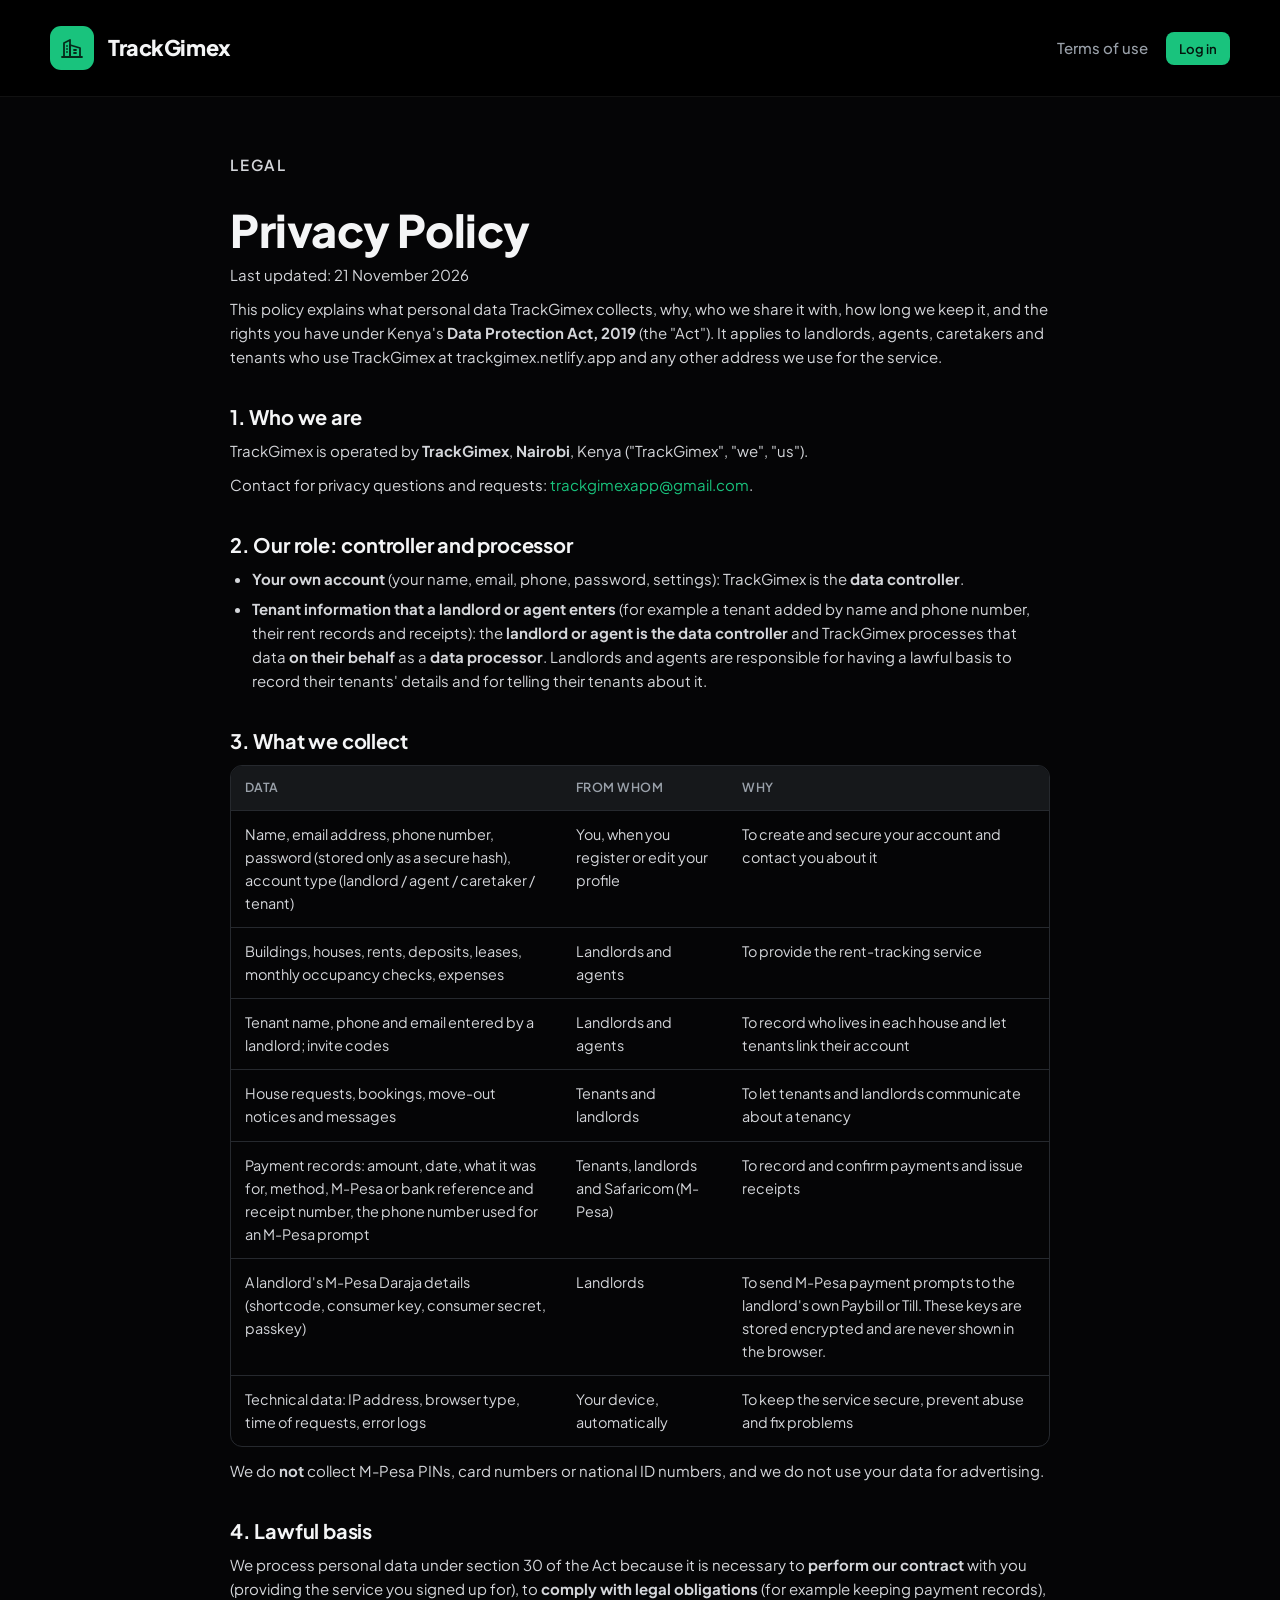
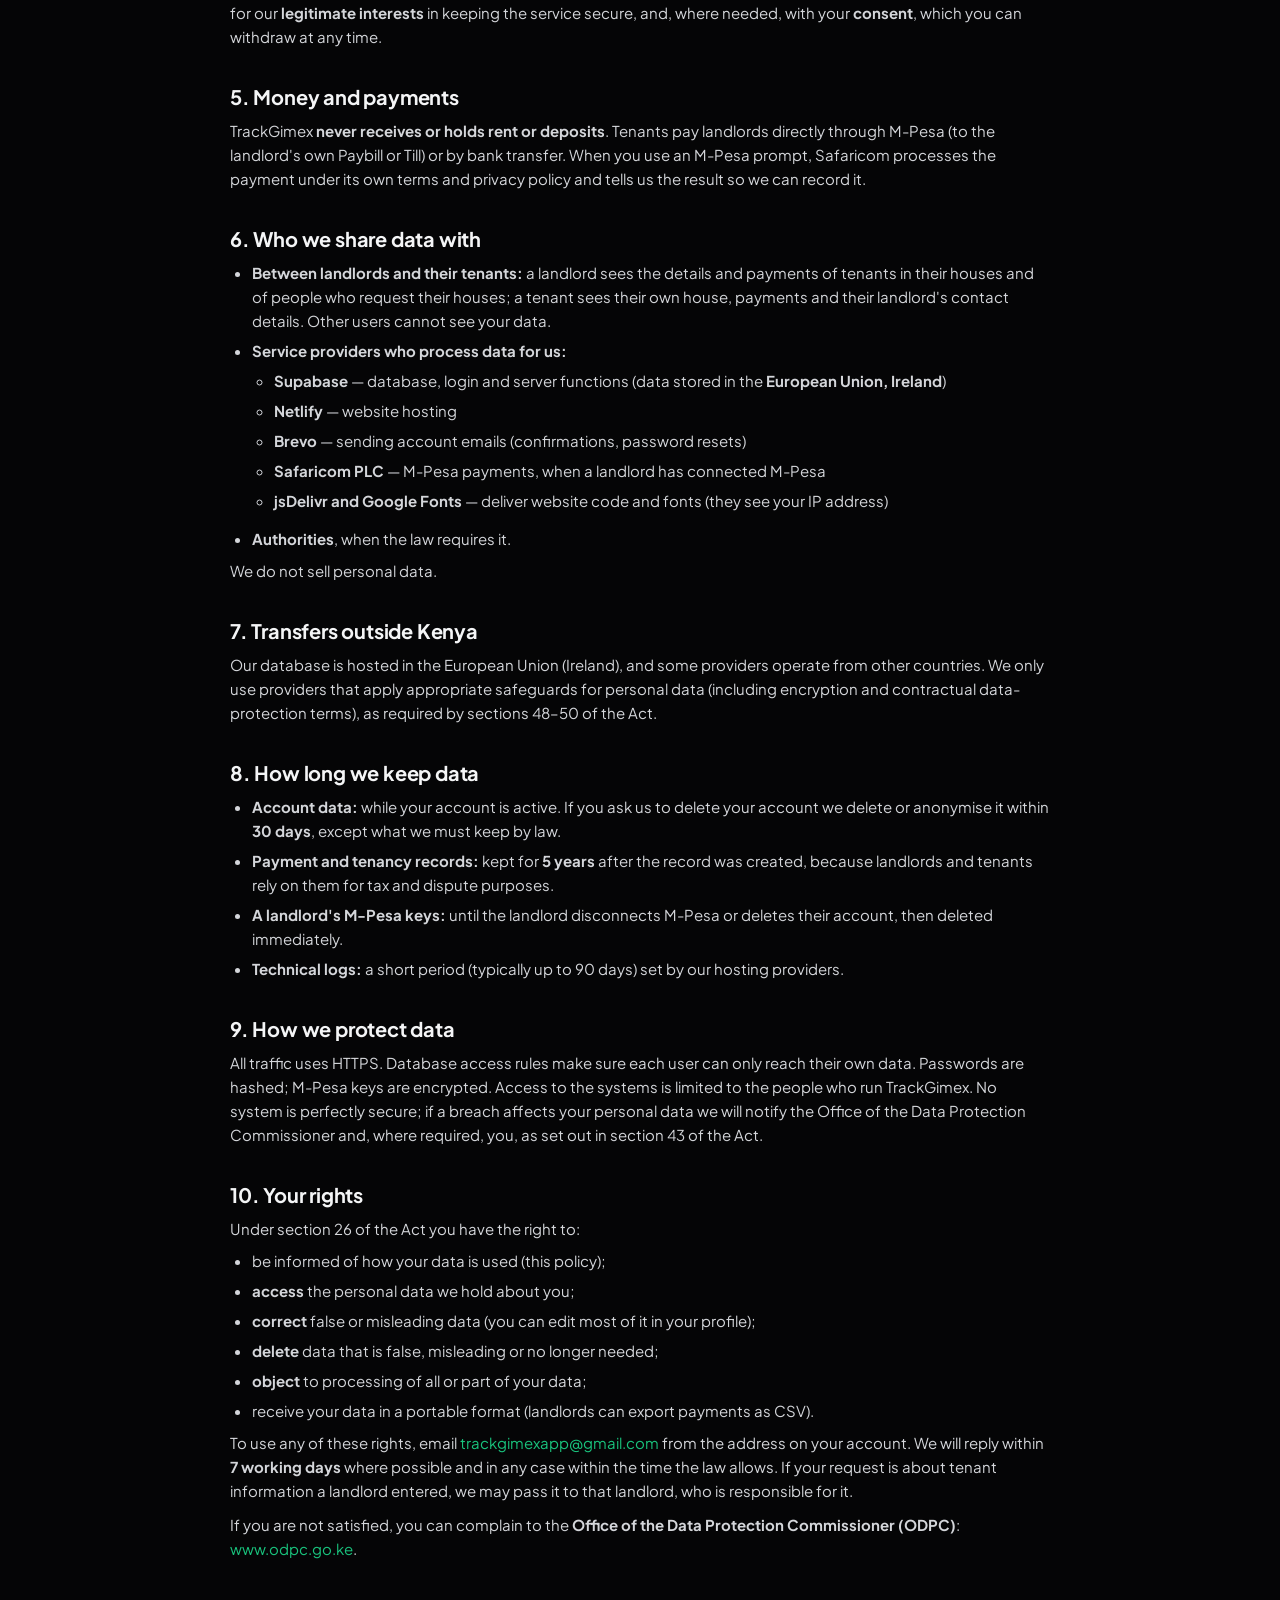
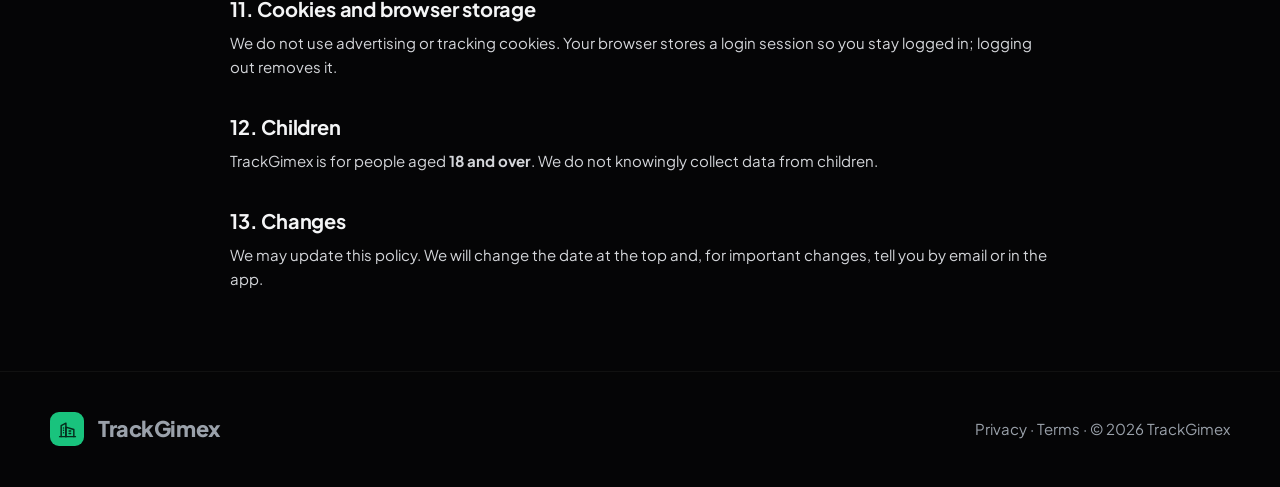
<file: public/privacy.html>
<!doctype html>
<html lang="en">
<head>
  <meta charset="utf-8">
  <meta name="viewport" content="width=device-width, initial-scale=1">
  <title>Privacy Policy — TrackGimex</title>
  <meta name="description" content="How TrackGimex collects, uses and protects personal data under Kenya's Data Protection Act, 2019.">
  <link rel="preconnect" href="https://fonts.googleapis.com">
  <link href="https://fonts.googleapis.com/css2?family=Plus+Jakarta+Sans:wght@400;500;600;700;800&display=swap" rel="stylesheet">
  <link rel="stylesheet" href="css/styles.css">
</head>
<body>
  <header class="site-header">
    <div class="container">
      <a class="brand" href="index.html"><span class="logo-mark" data-logo></span>TrackGimex</a>
      <nav class="legal-nav"><a href="terms.html">Terms of use</a><a class="btn btn-primary btn-sm" href="login.html">Log in</a></nav>
    </div>
  </header>

  <main class="container legal">
    <p class="eyebrow">Legal</p>
    <h1>Privacy Policy</h1>
    <p class="muted">Last updated: 21 November 2026</p>

    <p>This policy explains what personal data TrackGimex collects, why, who we share it with, how long we keep it, and the rights you have under Kenya's <strong>Data Protection Act, 2019</strong> (the "Act"). It applies to landlords, agents, caretakers and tenants who use TrackGimex at trackgimex.netlify.app and any other address we use for the service.</p>

    <h2>1. Who we are</h2>
    <p>TrackGimex is operated by <strong>TrackGimex</strong>, <strong>Nairobi</strong>, Kenya ("TrackGimex", "we", "us").</p>
    <p>Contact for privacy questions and requests: <a href="mailto:trackgimexapp@gmail.com">trackgimexapp@gmail.com</a>.</p>

    <h2>2. Our role: controller and processor</h2>
    <ul>
      <li><strong>Your own account</strong> (your name, email, phone, password, settings): TrackGimex is the <strong>data controller</strong>.</li>
      <li><strong>Tenant information that a landlord or agent enters</strong> (for example a tenant added by name and phone number, their rent records and receipts): the <strong>landlord or agent is the data controller</strong> and TrackGimex processes that data <strong>on their behalf</strong> as a <strong>data processor</strong>. Landlords and agents are responsible for having a lawful basis to record their tenants' details and for telling their tenants about it.</li>
    </ul>

    <h2>3. What we collect</h2>
    <table class="tbl legal-tbl">
      <thead><tr><th>Data</th><th>From whom</th><th>Why</th></tr></thead>
      <tbody>
        <tr><td>Name, email address, phone number, password (stored only as a secure hash), account type (landlord / agent / caretaker / tenant)</td><td>You, when you register or edit your profile</td><td>To create and secure your account and contact you about it</td></tr>
        <tr><td>Buildings, houses, rents, deposits, leases, monthly occupancy checks, expenses</td><td>Landlords and agents</td><td>To provide the rent-tracking service</td></tr>
        <tr><td>Tenant name, phone and email entered by a landlord; invite codes</td><td>Landlords and agents</td><td>To record who lives in each house and let tenants link their account</td></tr>
        <tr><td>House requests, bookings, move-out notices and messages</td><td>Tenants and landlords</td><td>To let tenants and landlords communicate about a tenancy</td></tr>
        <tr><td>Payment records: amount, date, what it was for, method, M-Pesa or bank reference and receipt number, the phone number used for an M-Pesa prompt</td><td>Tenants, landlords and Safaricom (M-Pesa)</td><td>To record and confirm payments and issue receipts</td></tr>
        <tr><td>A landlord's M-Pesa Daraja details (shortcode, consumer key, consumer secret, passkey)</td><td>Landlords</td><td>To send M-Pesa payment prompts to the landlord's own Paybill or Till. These keys are stored encrypted and are never shown in the browser.</td></tr>
        <tr><td>Technical data: IP address, browser type, time of requests, error logs</td><td>Your device, automatically</td><td>To keep the service secure, prevent abuse and fix problems</td></tr>
      </tbody>
    </table>
    <p>We do <strong>not</strong> collect M-Pesa PINs, card numbers or national ID numbers, and we do not use your data for advertising.</p>

    <h2>4. Lawful basis</h2>
    <p>We process personal data under section 30 of the Act because it is necessary to <strong>perform our contract</strong> with you (providing the service you signed up for), to <strong>comply with legal obligations</strong> (for example keeping payment records), for our <strong>legitimate interests</strong> in keeping the service secure, and, where needed, with your <strong>consent</strong>, which you can withdraw at any time.</p>

    <h2>5. Money and payments</h2>
    <p>TrackGimex <strong>never receives or holds rent or deposits</strong>. Tenants pay landlords directly through M-Pesa (to the landlord's own Paybill or Till) or by bank transfer. When you use an M-Pesa prompt, Safaricom processes the payment under its own terms and privacy policy and tells us the result so we can record it.</p>

    <h2>6. Who we share data with</h2>
    <ul>
      <li><strong>Between landlords and their tenants:</strong> a landlord sees the details and payments of tenants in their houses and of people who request their houses; a tenant sees their own house, payments and their landlord's contact details. Other users cannot see your data.</li>
      <li><strong>Service providers who process data for us:</strong>
        <ul>
          <li><strong>Supabase</strong> — database, login and server functions (data stored in the <strong>European Union, Ireland</strong>)</li>
          <li><strong>Netlify</strong> — website hosting</li>
          <li><strong>Brevo</strong> — sending account emails (confirmations, password resets)</li>
          <li><strong>Safaricom PLC</strong> — M-Pesa payments, when a landlord has connected M-Pesa</li>
          <li><strong>jsDelivr and Google Fonts</strong> — deliver website code and fonts (they see your IP address)</li>
        </ul>
      </li>
      <li><strong>Authorities</strong>, when the law requires it.</li>
    </ul>
    <p>We do not sell personal data.</p>

    <h2>7. Transfers outside Kenya</h2>
    <p>Our database is hosted in the European Union (Ireland), and some providers operate from other countries. We only use providers that apply appropriate safeguards for personal data (including encryption and contractual data-protection terms), as required by sections 48–50 of the Act.</p>

    <h2>8. How long we keep data</h2>
    <ul>
      <li><strong>Account data:</strong> while your account is active. If you ask us to delete your account we delete or anonymise it within <strong>30 days</strong>, except what we must keep by law.</li>
      <li><strong>Payment and tenancy records:</strong> kept for <strong>5 years</strong> after the record was created, because landlords and tenants rely on them for tax and dispute purposes.</li>
      <li><strong>A landlord's M-Pesa keys:</strong> until the landlord disconnects M-Pesa or deletes their account, then deleted immediately.</li>
      <li><strong>Technical logs:</strong> a short period (typically up to 90 days) set by our hosting providers.</li>
    </ul>

    <h2>9. How we protect data</h2>
    <p>All traffic uses HTTPS. Database access rules make sure each user can only reach their own data. Passwords are hashed; M-Pesa keys are encrypted. Access to the systems is limited to the people who run TrackGimex. No system is perfectly secure; if a breach affects your personal data we will notify the Office of the Data Protection Commissioner and, where required, you, as set out in section 43 of the Act.</p>

    <h2>10. Your rights</h2>
    <p>Under section 26 of the Act you have the right to:</p>
    <ul>
      <li>be informed of how your data is used (this policy);</li>
      <li><strong>access</strong> the personal data we hold about you;</li>
      <li><strong>correct</strong> false or misleading data (you can edit most of it in your profile);</li>
      <li><strong>delete</strong> data that is false, misleading or no longer needed;</li>
      <li><strong>object</strong> to processing of all or part of your data;</li>
      <li>receive your data in a portable format (landlords can export payments as CSV).</li>
    </ul>
    <p>To use any of these rights, email <a href="mailto:trackgimexapp@gmail.com">trackgimexapp@gmail.com</a> from the address on your account. We will reply within <strong>7 working days</strong> where possible and in any case within the time the law allows. If your request is about tenant information a landlord entered, we may pass it to that landlord, who is responsible for it.</p>
    <p>If you are not satisfied, you can complain to the <strong>Office of the Data Protection Commissioner (ODPC)</strong>: <a href="https://www.odpc.go.ke" rel="noopener" target="_blank">www.odpc.go.ke</a>.</p>

    <h2>11. Cookies and browser storage</h2>
    <p>We do not use advertising or tracking cookies. Your browser stores a login session so you stay logged in; logging out removes it.</p>

    <h2>12. Children</h2>
    <p>TrackGimex is for people aged <strong>18 and over</strong>. We do not knowingly collect data from children.</p>

    <h2>13. Changes</h2>
    <p>We may update this policy. We will change the date at the top and, for important changes, tell you by email or in the app.</p>
  </main>

  <footer class="site-footer">
    <div class="container">
      <a class="brand" href="index.html"><span class="logo-mark sm" data-logo></span>TrackGimex</a>
      <span><a href="privacy.html">Privacy</a> · <a href="terms.html">Terms</a> · © 2026 TrackGimex</span>
    </div>
  </footer>
  <script src="js/ui.js"></script>
</body>
</html>
</file>
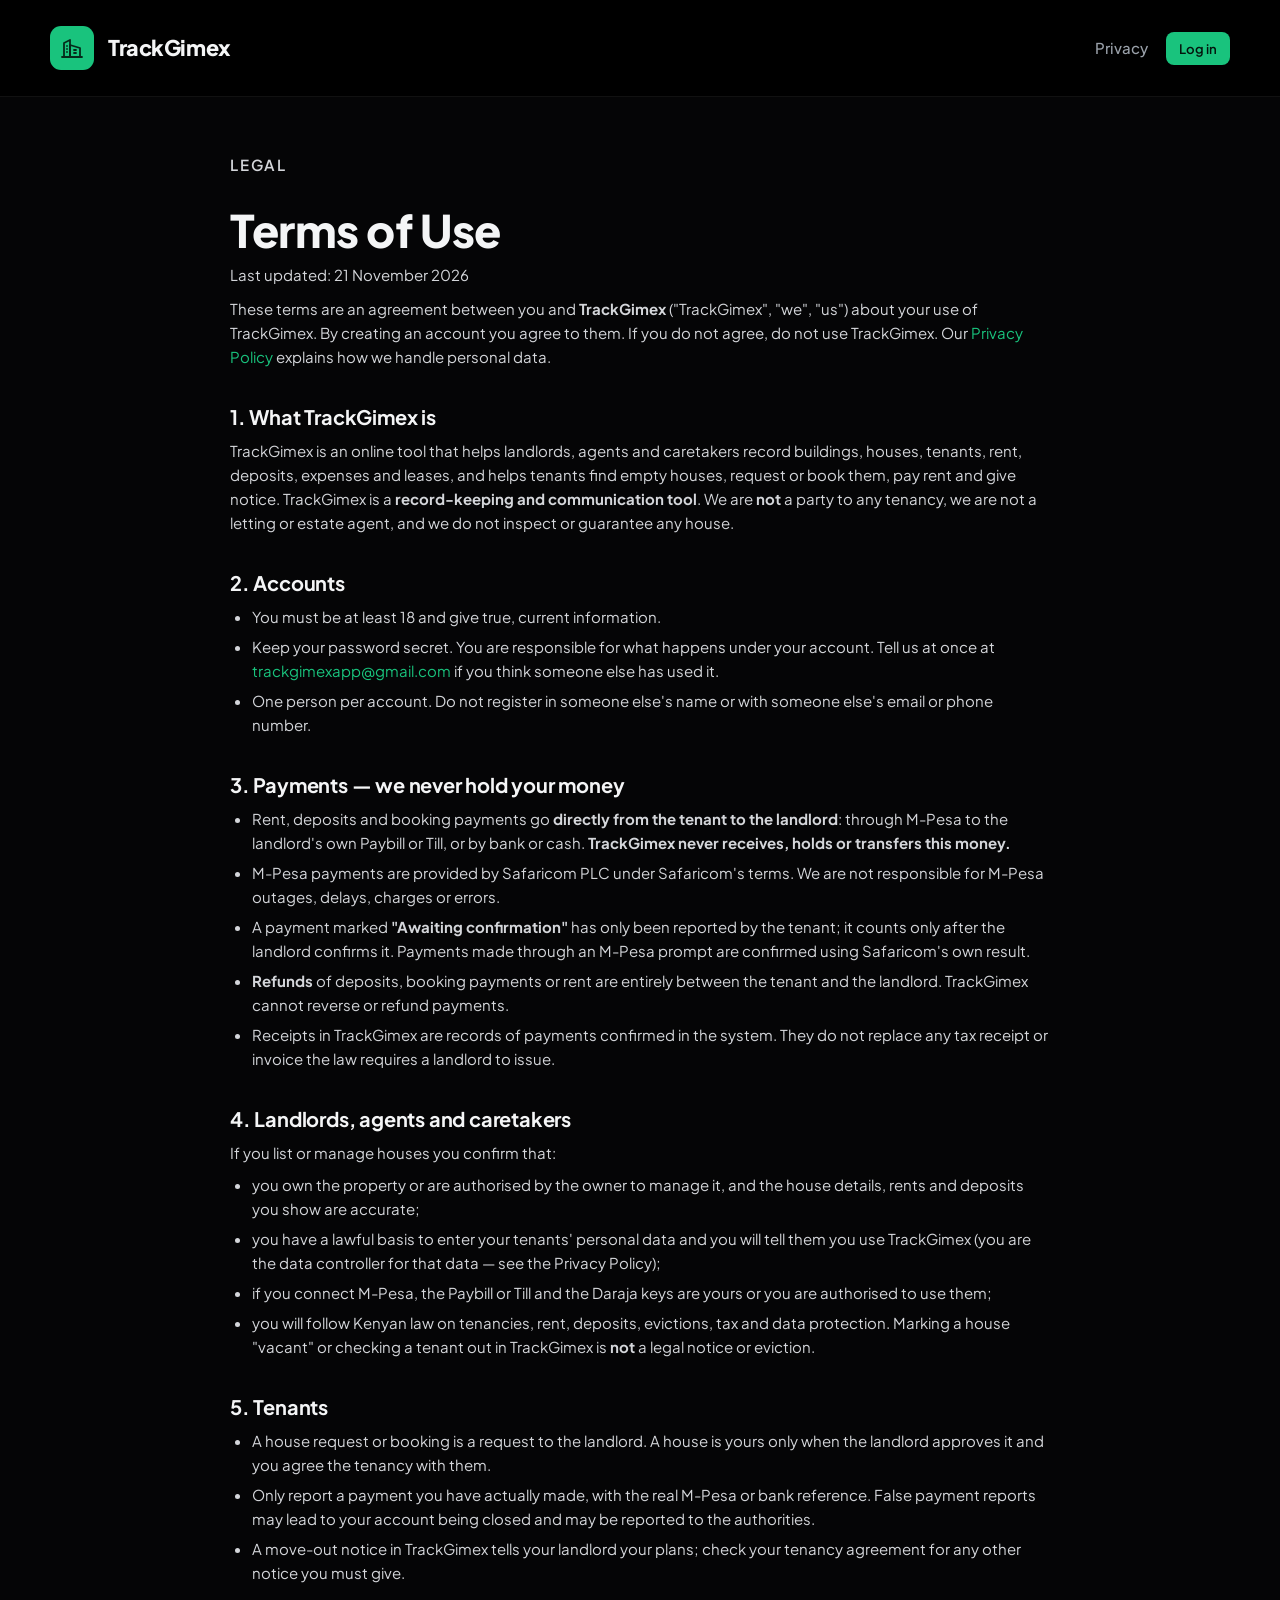
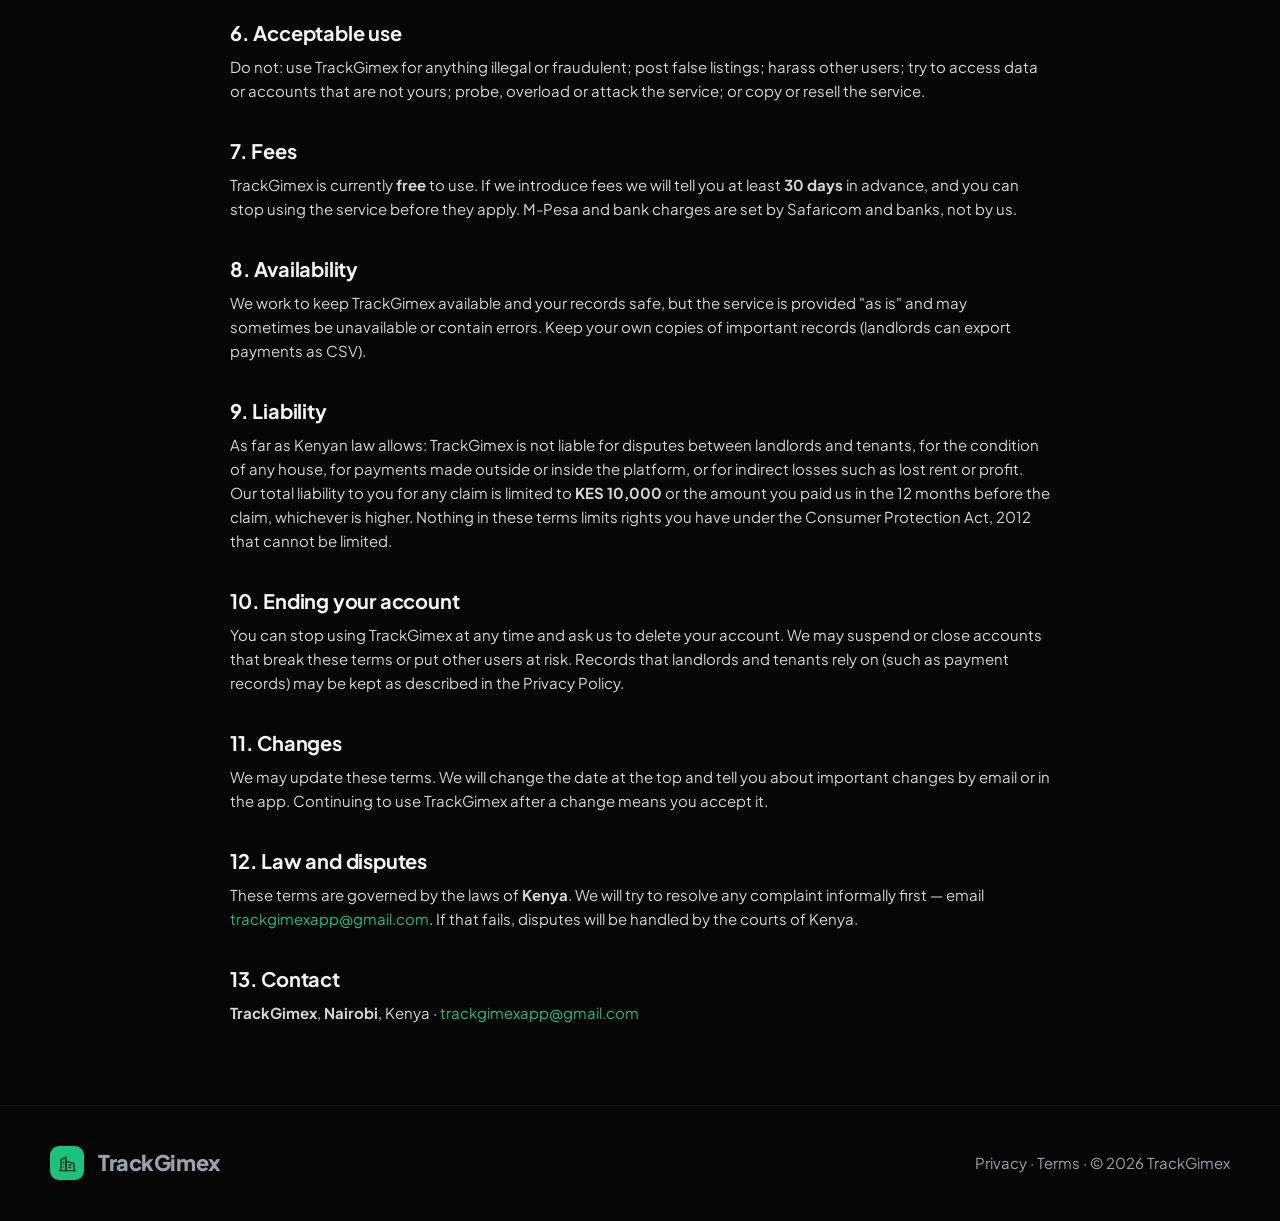
<file: public/terms.html>
<!doctype html>
<html lang="en">
<head>
  <meta charset="utf-8">
  <meta name="viewport" content="width=device-width, initial-scale=1">
  <title>Terms of Use — TrackGimex</title>
  <meta name="description" content="The terms for using TrackGimex, the rent-tracking service for landlords, agents and tenants in Kenya.">
  <link rel="preconnect" href="https://fonts.googleapis.com">
  <link href="https://fonts.googleapis.com/css2?family=Plus+Jakarta+Sans:wght@400;500;600;700;800&display=swap" rel="stylesheet">
  <link rel="stylesheet" href="css/styles.css">
</head>
<body>
  <header class="site-header">
    <div class="container">
      <a class="brand" href="index.html"><span class="logo-mark" data-logo></span>TrackGimex</a>
      <nav class="legal-nav"><a href="privacy.html">Privacy</a><a class="btn btn-primary btn-sm" href="login.html">Log in</a></nav>
    </div>
  </header>

  <main class="container legal">
    <p class="eyebrow">Legal</p>
    <h1>Terms of Use</h1>
    <p class="muted">Last updated: 21 November 2026</p>

    <p>These terms are an agreement between you and <strong>TrackGimex</strong> ("TrackGimex", "we", "us") about your use of TrackGimex. By creating an account you agree to them. If you do not agree, do not use TrackGimex. Our <a href="privacy.html">Privacy Policy</a> explains how we handle personal data.</p>

    <h2>1. What TrackGimex is</h2>
    <p>TrackGimex is an online tool that helps landlords, agents and caretakers record buildings, houses, tenants, rent, deposits, expenses and leases, and helps tenants find empty houses, request or book them, pay rent and give notice. TrackGimex is a <strong>record-keeping and communication tool</strong>. We are <strong>not</strong> a party to any tenancy, we are not a letting or estate agent, and we do not inspect or guarantee any house.</p>

    <h2>2. Accounts</h2>
    <ul>
      <li>You must be at least 18 and give true, current information.</li>
      <li>Keep your password secret. You are responsible for what happens under your account. Tell us at once at <a href="mailto:trackgimexapp@gmail.com">trackgimexapp@gmail.com</a> if you think someone else has used it.</li>
      <li>One person per account. Do not register in someone else's name or with someone else's email or phone number.</li>
    </ul>

    <h2>3. Payments — we never hold your money</h2>
    <ul>
      <li>Rent, deposits and booking payments go <strong>directly from the tenant to the landlord</strong>: through M-Pesa to the landlord's own Paybill or Till, or by bank or cash. <strong>TrackGimex never receives, holds or transfers this money.</strong></li>
      <li>M-Pesa payments are provided by Safaricom PLC under Safaricom's terms. We are not responsible for M-Pesa outages, delays, charges or errors.</li>
      <li>A payment marked <strong>"Awaiting confirmation"</strong> has only been reported by the tenant; it counts only after the landlord confirms it. Payments made through an M-Pesa prompt are confirmed using Safaricom's own result.</li>
      <li><strong>Refunds</strong> of deposits, booking payments or rent are entirely between the tenant and the landlord. TrackGimex cannot reverse or refund payments.</li>
      <li>Receipts in TrackGimex are records of payments confirmed in the system. They do not replace any tax receipt or invoice the law requires a landlord to issue.</li>
    </ul>

    <h2>4. Landlords, agents and caretakers</h2>
    <p>If you list or manage houses you confirm that:</p>
    <ul>
      <li>you own the property or are authorised by the owner to manage it, and the house details, rents and deposits you show are accurate;</li>
      <li>you have a lawful basis to enter your tenants' personal data and you will tell them you use TrackGimex (you are the data controller for that data — see the Privacy Policy);</li>
      <li>if you connect M-Pesa, the Paybill or Till and the Daraja keys are yours or you are authorised to use them;</li>
      <li>you will follow Kenyan law on tenancies, rent, deposits, evictions, tax and data protection. Marking a house "vacant" or checking a tenant out in TrackGimex is <strong>not</strong> a legal notice or eviction.</li>
    </ul>

    <h2>5. Tenants</h2>
    <ul>
      <li>A house request or booking is a request to the landlord. A house is yours only when the landlord approves it and you agree the tenancy with them.</li>
      <li>Only report a payment you have actually made, with the real M-Pesa or bank reference. False payment reports may lead to your account being closed and may be reported to the authorities.</li>
      <li>A move-out notice in TrackGimex tells your landlord your plans; check your tenancy agreement for any other notice you must give.</li>
    </ul>

    <h2>6. Acceptable use</h2>
    <p>Do not: use TrackGimex for anything illegal or fraudulent; post false listings; harass other users; try to access data or accounts that are not yours; probe, overload or attack the service; or copy or resell the service.</p>

    <h2>7. Fees</h2>
    <p>TrackGimex is currently <strong>free</strong> to use. If we introduce fees we will tell you at least <strong>30 days</strong> in advance, and you can stop using the service before they apply. M-Pesa and bank charges are set by Safaricom and banks, not by us.</p>

    <h2>8. Availability</h2>
    <p>We work to keep TrackGimex available and your records safe, but the service is provided "as is" and may sometimes be unavailable or contain errors. Keep your own copies of important records (landlords can export payments as CSV).</p>

    <h2>9. Liability</h2>
    <p>As far as Kenyan law allows: TrackGimex is not liable for disputes between landlords and tenants, for the condition of any house, for payments made outside or inside the platform, or for indirect losses such as lost rent or profit. Our total liability to you for any claim is limited to <strong>KES 10,000</strong> or the amount you paid us in the 12 months before the claim, whichever is higher. Nothing in these terms limits rights you have under the Consumer Protection Act, 2012 that cannot be limited.</p>

    <h2>10. Ending your account</h2>
    <p>You can stop using TrackGimex at any time and ask us to delete your account. We may suspend or close accounts that break these terms or put other users at risk. Records that landlords and tenants rely on (such as payment records) may be kept as described in the Privacy Policy.</p>

    <h2>11. Changes</h2>
    <p>We may update these terms. We will change the date at the top and tell you about important changes by email or in the app. Continuing to use TrackGimex after a change means you accept it.</p>

    <h2>12. Law and disputes</h2>
    <p>These terms are governed by the laws of <strong>Kenya</strong>. We will try to resolve any complaint informally first — email <a href="mailto:trackgimexapp@gmail.com">trackgimexapp@gmail.com</a>. If that fails, disputes will be handled by the courts of Kenya.</p>

    <h2>13. Contact</h2>
    <p><strong>TrackGimex</strong>, <strong>Nairobi</strong>, Kenya · <a href="mailto:trackgimexapp@gmail.com">trackgimexapp@gmail.com</a></p>
  </main>

  <footer class="site-footer">
    <div class="container">
      <a class="brand" href="index.html"><span class="logo-mark sm" data-logo></span>TrackGimex</a>
      <span><a href="privacy.html">Privacy</a> · <a href="terms.html">Terms</a> · © 2026 TrackGimex</span>
    </div>
  </footer>
  <script src="js/ui.js"></script>
</body>
</html>
</file>
<file: public/css/styles.css>
/* ==========================================================
   TrackGimex — stylesheet
   Change the colour tokens below to re-brand.
   ========================================================== */
:root {
  --green: #19c37d;
  --green-2: #12a368;
  --green-soft: rgba(25, 195, 125, 0.12);
  --bg: #050506;
  --surface: #0e0f11;
  --surface-2: #16181b;
  --surface-3: #1e2125;
  --line: #26292e;
  --text: #f4f5f6;
  --muted: #9aa1aa;
  --amber: #f2b441;
  --red: #f06a6a;
  --blue: #5aa9ff;
  --violet: #b48cff;
  --radius: 14px;
  --font: "Plus Jakarta Sans", system-ui, -apple-system, "Segoe UI", Roboto, sans-serif;
}

* { box-sizing: border-box; margin: 0; padding: 0; }
html { scroll-behavior: smooth; }
body { font-family: var(--font); background: var(--bg); color: var(--text); line-height: 1.6; font-size: 15px; -webkit-font-smoothing: antialiased; }
body.no-scroll { overflow: hidden; }
a { color: var(--green); text-decoration: none; }
a:hover { text-decoration: underline; }
img { max-width: 100%; display: block; }
h1, h2, h3, h4 { line-height: 1.2; letter-spacing: -0.01em; }
.muted { color: var(--muted); }
.small { font-size: 0.85rem; }
.green { color: var(--green); }
.container { width: min(1180px, 100% - 32px); margin-inline: auto; }
.ic { width: 18px; height: 18px; flex: none; }
[hidden] { display: none !important; }

/* ---------- logo ---------- */
.brand { display: inline-flex; align-items: center; gap: 14px; color: var(--text); font-weight: 800; font-size: 1.35rem; letter-spacing: -0.02em; }
.brand:hover { text-decoration: none; }
.logo-mark { width: 44px; height: 44px; border-radius: 11px; background: var(--green); color: #062a1b; display: grid; place-items: center; flex: none; }
.logo-mark svg { width: 24px; height: 24px; }
.logo-mark.sm { width: 34px; height: 34px; border-radius: 9px; }
.logo-mark.sm svg { width: 19px; height: 19px; }

/* ---------- buttons ---------- */
.btn { display: inline-flex; align-items: center; justify-content: center; gap: 8px; padding: 12px 22px; border-radius: 10px; font: 600 0.95rem var(--font);
  border: 1px solid transparent; cursor: pointer; transition: background .15s, border-color .15s, transform .1s; color: var(--text); background: var(--surface-3); white-space: nowrap; }
.btn:hover { text-decoration: none; }
.btn:active { transform: translateY(1px); }
.btn-primary { background: var(--green); color: #04150d; }
.btn-primary:hover { background: #22d68b; }
.btn-outline { background: transparent; border-color: #3a3d42; }
.btn-outline:hover { border-color: var(--text); }
.btn-ghost { background: transparent; color: var(--muted); }
.btn-ghost:hover { color: var(--text); background: var(--surface-2); }
.btn-danger { background: rgba(240, 106, 106, .12); color: var(--red); border-color: rgba(240, 106, 106, .3); }
.btn-danger:hover { background: rgba(240, 106, 106, .2); }
.btn-lg { padding: 16px 32px; font-size: 1.1rem; border-radius: 12px; }
.btn-sm { padding: 7px 12px; font-size: 0.82rem; border-radius: 8px; }
.btn-block { width: 100%; }
.btn[disabled] { opacity: .5; cursor: not-allowed; }
.icon-btn { background: none; border: 0; color: var(--muted); font-size: 1.6rem; line-height: 1; cursor: pointer; padding: 4px 8px; border-radius: 8px; }
.icon-btn:hover { color: var(--text); background: var(--surface-2); }

/* ---------- landing header ---------- */
.site-header { position: sticky; top: 0; z-index: 30; background: rgba(0, 0, 0, .92); backdrop-filter: blur(10px); border-bottom: 1px solid #111; }
.site-header .container { display: flex; align-items: center; justify-content: space-between; height: 96px; gap: 16px; }
.site-nav { display: flex; align-items: center; gap: 28px; }
.site-nav a:not(.btn) { color: var(--muted); font-weight: 500; }
.site-nav a:not(.btn):hover { color: var(--text); text-decoration: none; }
.nav-toggle { display: none; background: none; border: 1px solid var(--line); color: var(--text); border-radius: 8px; padding: 8px 10px; cursor: pointer; }

/* ---------- hero ---------- */
.hero { position: relative; min-height: calc(100vh - 96px); display: flex; align-items: center; overflow: hidden; isolation: isolate; }
.hero-bg { position: absolute; inset: 0; z-index: -2; background: url("../img/skyline.svg") center bottom / cover no-repeat, #0b0906; }
.hero::after { content: ""; position: absolute; inset: 0; z-index: -1;
  background: linear-gradient(90deg, rgba(0,0,0,.78) 0%, rgba(0,0,0,.55) 55%, rgba(0,0,0,.25) 100%), linear-gradient(0deg, rgba(0,0,0,.6), transparent 40%); }
.hero-inner { padding: 120px 0 100px; max-width: 1020px; }
.eyebrow { color: var(--green); text-transform: uppercase; letter-spacing: .12em; font-weight: 600; font-size: .95rem; margin-bottom: 26px; }
.hero h1 { font-size: clamp(2.6rem, 7vw, 5.4rem); font-weight: 800; line-height: 1.08; letter-spacing: -0.035em; margin-bottom: 30px; }
.hero p.lead { font-size: clamp(1.05rem, 2vw, 1.55rem); color: #d4d6da; max-width: 820px; margin-bottom: 40px; line-height: 1.5; }
.hero-cta { display: flex; gap: 22px; flex-wrap: wrap; }

/* ---------- landing sections ---------- */
section.block { padding: 96px 0; border-top: 1px solid #111; }
.section-head { max-width: 680px; margin-bottom: 48px; }
.section-head h2 { font-size: clamp(1.8rem, 3.5vw, 2.6rem); font-weight: 800; margin: 10px 0 12px; }
.section-head .eyebrow { margin-bottom: 0; font-size: .85rem; }
.grid { display: grid; gap: 20px; }
.grid-3 { grid-template-columns: repeat(auto-fit, minmax(260px, 1fr)); }
.grid-2 { grid-template-columns: repeat(auto-fit, minmax(320px, 1fr)); }
.feature { background: var(--surface); border: 1px solid var(--line); border-radius: var(--radius); padding: 28px; }
.feature .f-ic { width: 46px; height: 46px; border-radius: 12px; background: var(--green-soft); color: var(--green); display: grid; place-items: center; margin-bottom: 18px; }
.feature .f-ic .ic { width: 22px; height: 22px; }
.feature h3 { font-size: 1.15rem; margin-bottom: 8px; }
.feature p { color: var(--muted); }
.steps { counter-reset: step; list-style: none; display: grid; gap: 16px; }
.steps li { counter-increment: step; display: flex; gap: 16px; align-items: flex-start; background: var(--surface); border: 1px solid var(--line); border-radius: var(--radius); padding: 20px; }
.steps li::before { content: counter(step); flex: none; width: 34px; height: 34px; border-radius: 50%; background: var(--green); color: #04150d; font-weight: 800; display: grid; place-items: center; }
.steps strong { display: block; margin-bottom: 2px; }
.steps span { color: var(--muted); }
.role-card { background: linear-gradient(160deg, var(--surface-2), var(--surface)); border: 1px solid var(--line); border-radius: 18px; padding: 32px; }
.role-card h3 { font-size: 1.5rem; margin-bottom: 14px; }
.ticks { list-style: none; display: grid; gap: 10px; margin: 18px 0 26px; }
.ticks li { padding-left: 28px; position: relative; color: #cfd2d6; }
.ticks li::before { content: ""; position: absolute; left: 0; top: 6px; width: 16px; height: 16px; border-radius: 50%; background: var(--green-soft); box-shadow: inset 0 0 0 5px var(--green); }
.cta-band { background: var(--green); color: #04150d; border-radius: 20px; padding: 48px; display: flex; justify-content: space-between; align-items: center; gap: 24px; flex-wrap: wrap; }
.cta-band h2 { font-size: clamp(1.5rem, 3vw, 2.2rem); font-weight: 800; }
.cta-band .btn { background: #04150d; color: #fff; }
.site-footer { border-top: 1px solid #111; padding: 40px 0; color: var(--muted); }
.site-footer .container { display: flex; justify-content: space-between; gap: 16px; flex-wrap: wrap; align-items: center; }

/* ---------- forms ---------- */
label { display: block; font-weight: 600; font-size: .85rem; margin-bottom: 6px; color: #d7dade; }
.field { margin-bottom: 16px; }
.field-row { display: grid; grid-template-columns: repeat(auto-fit, minmax(150px, 1fr)); gap: 14px; }
input, select, textarea { width: 100%; background: var(--surface-2); border: 1px solid var(--line); color: var(--text); border-radius: 10px; padding: 11px 13px; font: inherit; font-size: .95rem; }
input::placeholder, textarea::placeholder { text-transform: none; color: #6b7178; }
input:focus, select:focus, textarea:focus { outline: none; border-color: var(--green); box-shadow: 0 0 0 3px var(--green-soft); }
input[type=checkbox], input[type=radio] { width: auto; accent-color: var(--green); }
textarea { min-height: 90px; resize: vertical; }
.hint { color: var(--muted); font-size: .8rem; margin-top: 5px; }
.check { display: flex; gap: 10px; align-items: center; font-weight: 500; }

/* ---------- auth page ---------- */
.auth-wrap { min-height: 100vh; display: grid; grid-template-columns: 1.1fr 1fr; }
.auth-side { position: relative; padding: 48px; display: flex; flex-direction: column; justify-content: space-between; overflow: hidden; isolation: isolate; }
.auth-side::before { content: ""; position: absolute; inset: 0; z-index: -1; background: linear-gradient(180deg, rgba(0,0,0,.55), rgba(0,0,0,.85)), url("../img/skyline.svg") center bottom / cover no-repeat; }
.auth-side h2 { font-size: clamp(2rem, 3.6vw, 3rem); font-weight: 800; letter-spacing: -0.03em; max-width: 520px; }
.auth-main { display: flex; align-items: center; justify-content: center; padding: 40px 16px; }
.auth-card { width: min(440px, 100%); }
.tabs { display: grid; grid-template-columns: 1fr 1fr; background: var(--surface); border: 1px solid var(--line); border-radius: 12px; padding: 5px; margin-bottom: 26px; }
.tabs button { background: none; border: 0; color: var(--muted); padding: 11px; border-radius: 8px; font: 600 .92rem var(--font); cursor: pointer; }
.tabs button.active { background: var(--green); color: #04150d; }
.demo-box { margin-top: 22px; background: var(--surface); border: 1px dashed var(--line); border-radius: 12px; padding: 14px 16px; font-size: .85rem; color: var(--muted); }
.demo-box code { color: var(--text); }
.switch-link { margin-top: 18px; text-align: center; color: var(--muted); }
.switch-link button { background: none; border: 0; color: var(--green); font: 600 inherit var(--font); cursor: pointer; }

/* ---------- app shell (dashboards) ---------- */
.app { display: grid; grid-template-columns: 250px 1fr; min-height: 100vh; }
.sidebar { background: var(--surface); border-right: 1px solid var(--line); padding: 22px 14px; position: sticky; top: 0; height: 100vh; display: flex; flex-direction: column; gap: 22px; overflow-y: auto; }
.sidebar .brand { font-size: 1.15rem; gap: 10px; padding: 0 8px; }
.side-nav { display: flex; flex-direction: column; gap: 2px; }
.side-nav button { display: flex; align-items: center; gap: 12px; background: none; border: 0; color: var(--muted); text-align: left; padding: 10px 12px; border-radius: 10px; font: 500 .92rem var(--font); cursor: pointer; width: 100%; }
.side-nav button:hover { background: var(--surface-2); color: var(--text); }
.side-nav button.active { background: var(--green-soft); color: var(--green); }
.side-nav .count { margin-left: auto; background: var(--green); color: #04150d; font-size: .72rem; font-weight: 700; border-radius: 99px; padding: 1px 7px; }
.side-foot { margin-top: auto; border-top: 1px solid var(--line); padding-top: 16px; }
.me { display: flex; align-items: center; gap: 10px; padding: 0 8px 12px; }
.avatar { width: 36px; height: 36px; border-radius: 50%; background: var(--surface-3); display: grid; place-items: center; font-weight: 700; color: var(--green); flex: none; }
.me .name { font-weight: 600; font-size: .9rem; }
.me .role { font-size: .76rem; color: var(--muted); }
.main { min-width: 0; }
.topbar { display: flex; align-items: center; justify-content: space-between; gap: 16px; padding: 18px 32px; border-bottom: 1px solid var(--line); position: sticky; top: 0; background: rgba(5,5,6,.92); backdrop-filter: blur(8px); z-index: 10; }
.topbar h1 { font-size: 1.35rem; font-weight: 700; }
.topbar-actions { display: flex; align-items: center; gap: 10px; }
.bell { position: relative; background: var(--surface-2); border: 1px solid var(--line); color: var(--text); width: 40px; height: 40px; border-radius: 10px; display: grid; place-items: center; cursor: pointer; }
.bell .dot { position: absolute; top: -5px; right: -5px; background: var(--red); color: #fff; font-size: .68rem; font-weight: 700; border-radius: 99px; min-width: 18px; height: 18px; display: grid; place-items: center; padding: 0 4px; }
.content { padding: 28px 32px 60px; }
.menu-btn { display: none; }

/* ---------- cards / stats ---------- */
.card { background: var(--surface); border: 1px solid var(--line); border-radius: var(--radius); padding: 22px; }
.card + .card { margin-top: 20px; }
.card-head { display: flex; align-items: center; justify-content: space-between; gap: 12px; margin-bottom: 16px; flex-wrap: wrap; }
.card-head h3 { font-size: 1.05rem; }
.stats { display: grid; grid-template-columns: repeat(auto-fit, minmax(190px, 1fr)); gap: 16px; margin-bottom: 22px; }
.stat { background: var(--surface); border: 1px solid var(--line); border-radius: var(--radius); padding: 18px 20px; }
.stat .label { color: var(--muted); font-size: .82rem; font-weight: 500; }
.stat .value { font-size: 1.65rem; font-weight: 800; margin-top: 4px; letter-spacing: -0.02em; }
.stat .sub { color: var(--muted); font-size: .8rem; }
.bar { height: 8px; background: var(--surface-3); border-radius: 99px; overflow: hidden; margin-top: 10px; }
.bar span { display: block; height: 100%; background: var(--green); border-radius: 99px; }
.two-col { display: grid; grid-template-columns: 1.4fr 1fr; gap: 20px; align-items: start; }
.two-col > *, .stats > *, .grid > * { min-width: 0; }
.two-col > .card + .card, .grid > .card + .card { margin-top: 0; }
.toolbar { display: flex; gap: 10px; flex-wrap: wrap; align-items: center; margin-bottom: 18px; }
.toolbar select, .toolbar input { width: auto; min-width: 160px; }
.toolbar .spacer { flex: 1; }
.empty { text-align: center; color: var(--muted); padding: 40px 16px; }
.empty .btn { margin-top: 14px; }

/* ---------- table ---------- */
.table-wrap { overflow-x: auto; border: 1px solid var(--line); border-radius: 12px; }
table.tbl { width: 100%; border-collapse: collapse; font-size: .9rem; min-width: 640px; }
.two-col .tbl { min-width: 460px; }
.tbl th { text-align: left; color: var(--muted); font-weight: 600; font-size: .78rem; text-transform: uppercase; letter-spacing: .04em; padding: 12px 14px; background: var(--surface-2); border-bottom: 1px solid var(--line); white-space: nowrap; }
.tbl td { padding: 12px 14px; border-bottom: 1px solid var(--line); vertical-align: middle; }
.tbl tr:last-child td { border-bottom: 0; }
.tbl tr:hover td { background: rgba(255,255,255,.015); }
.tbl .num { text-align: right; white-space: nowrap; }
.tbl .actions { white-space: nowrap; text-align: right; }
.tbl .actions .btn + .btn { margin-left: 6px; }
.tbl select { padding: 6px 8px; font-size: .85rem; width: auto; }

/* ---------- badges ---------- */
.badge { display: inline-block; padding: 3px 10px; border-radius: 99px; font-size: .75rem; font-weight: 600; white-space: nowrap; }
.st-vacant { background: rgba(90,169,255,.13); color: var(--blue); }
.st-occupied { background: var(--green-soft); color: var(--green); }
.st-reserved { background: rgba(242,180,65,.13); color: var(--amber); }
.st-maint { background: rgba(180,140,255,.13); color: var(--violet); }
.st-notice { background: rgba(240,106,106,.13); color: var(--red); }
.st-unpaid { background: rgba(240,106,106,.13); color: var(--red); }
.st-none { background: var(--surface-3); color: var(--muted); }

/* ---------- property cards & unit grid ---------- */
.prop-card { background: var(--surface); border: 1px solid var(--line); border-radius: var(--radius); padding: 20px; cursor: pointer; transition: border-color .15s, transform .15s; }
.prop-card:hover { border-color: var(--green); transform: translateY(-2px); }
.prop-card h3 { font-size: 1.1rem; }
.mini-legend { display: flex; gap: 8px; flex-wrap: wrap; margin-top: 14px; }
.unit-grid { display: grid; grid-template-columns: repeat(auto-fill, minmax(122px, 1fr)); gap: 12px; }
.unit { display: flex; flex-direction: column; align-items: flex-start; border-radius: 12px; padding: 14px; border: 1px solid var(--line); background: var(--surface-2); cursor: pointer; text-align: left; color: var(--text); font: inherit; transition: transform .1s, border-color .15s; }
.unit:hover { transform: translateY(-2px); border-color: #3a3d42; }
.unit .u-label { font-weight: 800; font-size: 1.1rem; }
.unit .u-meta { font-size: .76rem; color: var(--muted); margin: 2px 0 8px; }
.unit .u-tenant { width: 100%; font-size: .78rem; margin-top: 8px; color: #cfd2d6; white-space: nowrap; overflow: hidden; text-overflow: ellipsis; }
.unit.s-vacant { border-left: 4px solid var(--blue); }
.unit.s-occupied { border-left: 4px solid var(--green); }
.unit.s-reserved { border-left: 4px solid var(--amber); }
.unit.s-maintenance { border-left: 4px solid var(--violet); }
.unit.s-notice { border-left: 4px solid var(--red); }
.legend { display: flex; gap: 8px; flex-wrap: wrap; }

/* ---------- house listing (tenant) ---------- */
.house { background: var(--surface); border: 1px solid var(--line); border-radius: var(--radius); overflow: hidden; display: flex; flex-direction: column; }
.house-img { height: 130px; background: linear-gradient(135deg, #10291e, #0c1512 60%, #2a1d0b); position: relative; display: grid; place-items: center; color: rgba(25,195,125,.5); }
.house-img svg { width: 56px; height: 56px; }
.house-img .badge { position: absolute; top: 12px; left: 12px; }
.house-body { padding: 18px; display: flex; flex-direction: column; gap: 6px; flex: 1; }
.house-body h3 { font-size: 1.1rem; }
.price { font-size: 1.3rem; font-weight: 800; color: var(--green); }
.price small { font-size: .8rem; color: var(--muted); font-weight: 500; }
.house-actions { display: flex; gap: 8px; margin-top: auto; padding-top: 12px; flex-wrap: wrap; }
.house-actions .btn { flex: 1; }

/* ---------- notifications ---------- */
.notif { display: flex; gap: 12px; padding: 14px 4px; border-bottom: 1px solid var(--line); }
.notif:last-child { border-bottom: 0; }
.notif .n-dot { width: 9px; height: 9px; border-radius: 50%; background: var(--surface-3); margin-top: 7px; flex: none; }
.notif.unread .n-dot { background: var(--green); }
.notif.alert .n-dot { background: var(--red); }
.notif .n-time { color: var(--muted); font-size: .78rem; }

/* ---------- key-value ---------- */
.kv { display: grid; grid-template-columns: 140px 1fr; gap: 8px 14px; font-size: .92rem; }
.kv dt { color: var(--muted); }
.kv dd { font-weight: 600; }
.home-hero { background: linear-gradient(135deg, #0f2a1e, #0e0f11 70%); border: 1px solid #1d3a2c; border-radius: 18px; padding: 28px; display: flex; justify-content: space-between; gap: 24px; flex-wrap: wrap; margin-bottom: 22px; }
.home-hero h2 { font-size: 1.8rem; font-weight: 800; }
.alert-box { border-radius: 12px; padding: 14px 16px; margin-bottom: 18px; border: 1px solid; }
.alert-box.warn { background: rgba(242,180,65,.08); border-color: rgba(242,180,65,.3); color: #f6d08a; }
.alert-box.danger { background: rgba(240,106,106,.08); border-color: rgba(240,106,106,.3); color: #f7a8a8; }
.alert-box.info { background: var(--green-soft); border-color: rgba(25,195,125,.3); color: #9ee8c6; }

/* ---------- modal ---------- */
.modal-backdrop { position: fixed; inset: 0; background: rgba(0,0,0,.7); backdrop-filter: blur(3px); z-index: 100; display: grid; place-items: center; padding: 16px; animation: fade .15s; }
.modal { background: var(--surface); border: 1px solid var(--line); border-radius: 16px; width: min(520px, 100%); max-height: calc(100vh - 32px); display: flex; flex-direction: column; box-shadow: 0 30px 80px rgba(0,0,0,.6); }
.modal.wide { width: min(760px, 100%); }
.modal-head { display: flex; justify-content: space-between; align-items: center; padding: 18px 22px; border-bottom: 1px solid var(--line); }
.modal-head h3 { font-size: 1.1rem; }
.modal-body { padding: 22px; overflow-y: auto; }
.modal-foot { display: flex; justify-content: flex-end; gap: 10px; margin-top: 8px; padding-top: 16px; border-top: 1px solid var(--line); flex-wrap: wrap; }
@keyframes fade { from { opacity: 0; } }

/* ---------- toasts ---------- */
#toasts { position: fixed; bottom: 20px; right: 20px; z-index: 200; display: flex; flex-direction: column; gap: 10px; max-width: calc(100% - 40px); }
.toast { background: var(--surface-3); border: 1px solid var(--line); border-left: 4px solid var(--green); padding: 12px 16px; border-radius: 10px; box-shadow: 0 10px 30px rgba(0,0,0,.5); animation: fade .2s; transition: opacity .4s, transform .4s; }
.toast.err { border-left-color: var(--red); }
.toast.out { opacity: 0; transform: translateY(8px); }

/* ---------- payment page ---------- */
.pay-wrap { width: min(1040px, 100% - 32px); margin: 40px auto 80px; display: grid; grid-template-columns: 1fr 360px; gap: 24px; align-items: start; }
.option-list { display: grid; gap: 10px; }
.option { display: flex; gap: 14px; align-items: center; background: var(--surface-2); border: 1px solid var(--line); border-radius: 12px; padding: 14px 16px; cursor: pointer; font-weight: 500; margin: 0; }
.option:has(input:checked) { border-color: var(--green); background: var(--green-soft); }
.option .o-amt { margin-left: auto; font-weight: 700; white-space: nowrap; }
.option .o-desc { display: block; font-size: .8rem; color: var(--muted); font-weight: 400; }
.method-tabs { display: grid; grid-template-columns: repeat(3, 1fr); gap: 10px; margin-bottom: 18px; }
.method-tabs button { background: var(--surface-2); border: 1px solid var(--line); color: var(--text); border-radius: 12px; padding: 14px 8px; font: 600 .9rem var(--font); cursor: pointer; }
.method-tabs button.active { border-color: var(--green); background: var(--green-soft); color: var(--green); }
.summary-line { display: flex; justify-content: space-between; padding: 8px 0; border-bottom: 1px dashed var(--line); font-size: .92rem; }
.summary-line.total { border: 0; font-size: 1.15rem; font-weight: 800; padding-top: 14px; }
.stk { text-align: center; padding: 10px 0; }
.spinner { width: 46px; height: 46px; border-radius: 50%; border: 4px solid var(--surface-3); border-top-color: var(--green); animation: spin 0.9s linear infinite; margin: 10px auto 16px; }
@keyframes spin { to { transform: rotate(360deg); } }
.success-ic { width: 64px; height: 64px; border-radius: 50%; background: var(--green); color: #04150d; display: grid; place-items: center; margin: 0 auto 16px; font-size: 2rem; font-weight: 800; }

.page-state { min-height: 70vh; display: flex; flex-direction: column; align-items: center; justify-content: center; gap: 10px; text-align: center; padding: 24px; }
.code-box { font: 800 1.8rem/1 ui-monospace, Menlo, Consolas, monospace; letter-spacing: .18em; background: var(--surface-2); border: 1px dashed var(--green); color: var(--green); border-radius: 12px; padding: 18px; text-align: center; margin: 12px 0; }

/* ---------- receipt ---------- */
.receipt { background: #fff; color: #111; border-radius: 12px; padding: 22px; }
.receipt .muted { color: #666; }
.r-head { display: flex; gap: 12px; align-items: center; border-bottom: 2px solid #19c37d; padding-bottom: 14px; margin-bottom: 14px; }
.r-no { margin-left: auto; text-align: right; }
.r-table { width: 100%; border-collapse: collapse; font-size: .9rem; margin-bottom: 14px; }
.r-table td { padding: 7px 0; border-bottom: 1px solid #eee; }
.r-table td:first-child { color: #666; width: 40%; }
.r-total td { font-size: 1.15rem; font-weight: 800; color: #0c7a4c !important; border-bottom: 0; }

/* ---------- responsive ---------- */
@media (max-width: 960px) {
  .auth-wrap { grid-template-columns: 1fr; }
  .auth-side { min-height: 260px; padding: 28px 16px; }
  .two-col, .pay-wrap { grid-template-columns: 1fr; }
  .app { grid-template-columns: 1fr; }
  .sidebar { position: fixed; inset: 0 auto 0 0; width: 270px; z-index: 50; transform: translateX(-100%); transition: transform .2s; }
  .sidebar.open { transform: none; box-shadow: 20px 0 60px rgba(0,0,0,.6); }
  .menu-btn { display: grid; }
  .topbar { padding: 14px 16px; }
  .content { padding: 20px 16px 60px; }
}
@media (max-width: 760px) {
  .site-header .container { height: 72px; }
  .hero { min-height: calc(100vh - 72px); }
  .hero-inner { padding: 72px 0; }
  .nav-toggle { display: block; }
  .site-nav { position: absolute; top: 72px; left: 0; right: 0; background: #000; flex-direction: column; align-items: stretch; padding: 16px; gap: 12px; border-bottom: 1px solid var(--line); display: none; }
  .site-nav.open { display: flex; }
  .cta-band { padding: 32px 22px; }
  .kv { grid-template-columns: 110px 1fr; }
  .method-tabs { grid-template-columns: 1fr; }
  .hero-cta .btn-lg { padding: 14px 26px; }
  .toolbar select, .toolbar input { flex: 1; min-width: 0; }
}

/* ---------- print (receipts) ---------- */
@media print {
  body * { visibility: hidden; }
  #receipt, #receipt * { visibility: visible; }
  #receipt { position: absolute; inset: 0 0 auto 0; }
  .modal-backdrop { background: none; }
}

/* ---------- legal pages (privacy, terms) ---------- */
.legal-nav { display: flex; gap: 18px; align-items: center; }
.legal-nav a:not(.btn) { color: var(--muted); font-weight: 500; }
.legal { max-width: 820px; padding: 56px 0 80px; }
.legal h1 { font-size: clamp(2rem, 5vw, 2.8rem); font-weight: 800; margin: 8px 0 6px; }
.legal h2 { font-size: 1.25rem; margin: 36px 0 10px; }
.legal p, .legal li { color: #d4d6da; }
.legal p + p { margin-top: 10px; }
.legal ul { padding-left: 22px; display: grid; gap: 6px; margin: 8px 0; }
.legal ul ul { margin-top: 6px; }
table.tbl.legal-tbl { min-width: 0; margin: 12px 0; border: 1px solid var(--line); border-radius: 12px; overflow: hidden; display: block; overflow-x: auto; }
.legal-tbl td { vertical-align: top; color: #d4d6da; }
.site-footer a { color: var(--muted); }
@media (max-width: 520px) { .legal-nav a:not(.btn) { display: none; } }
</file>
